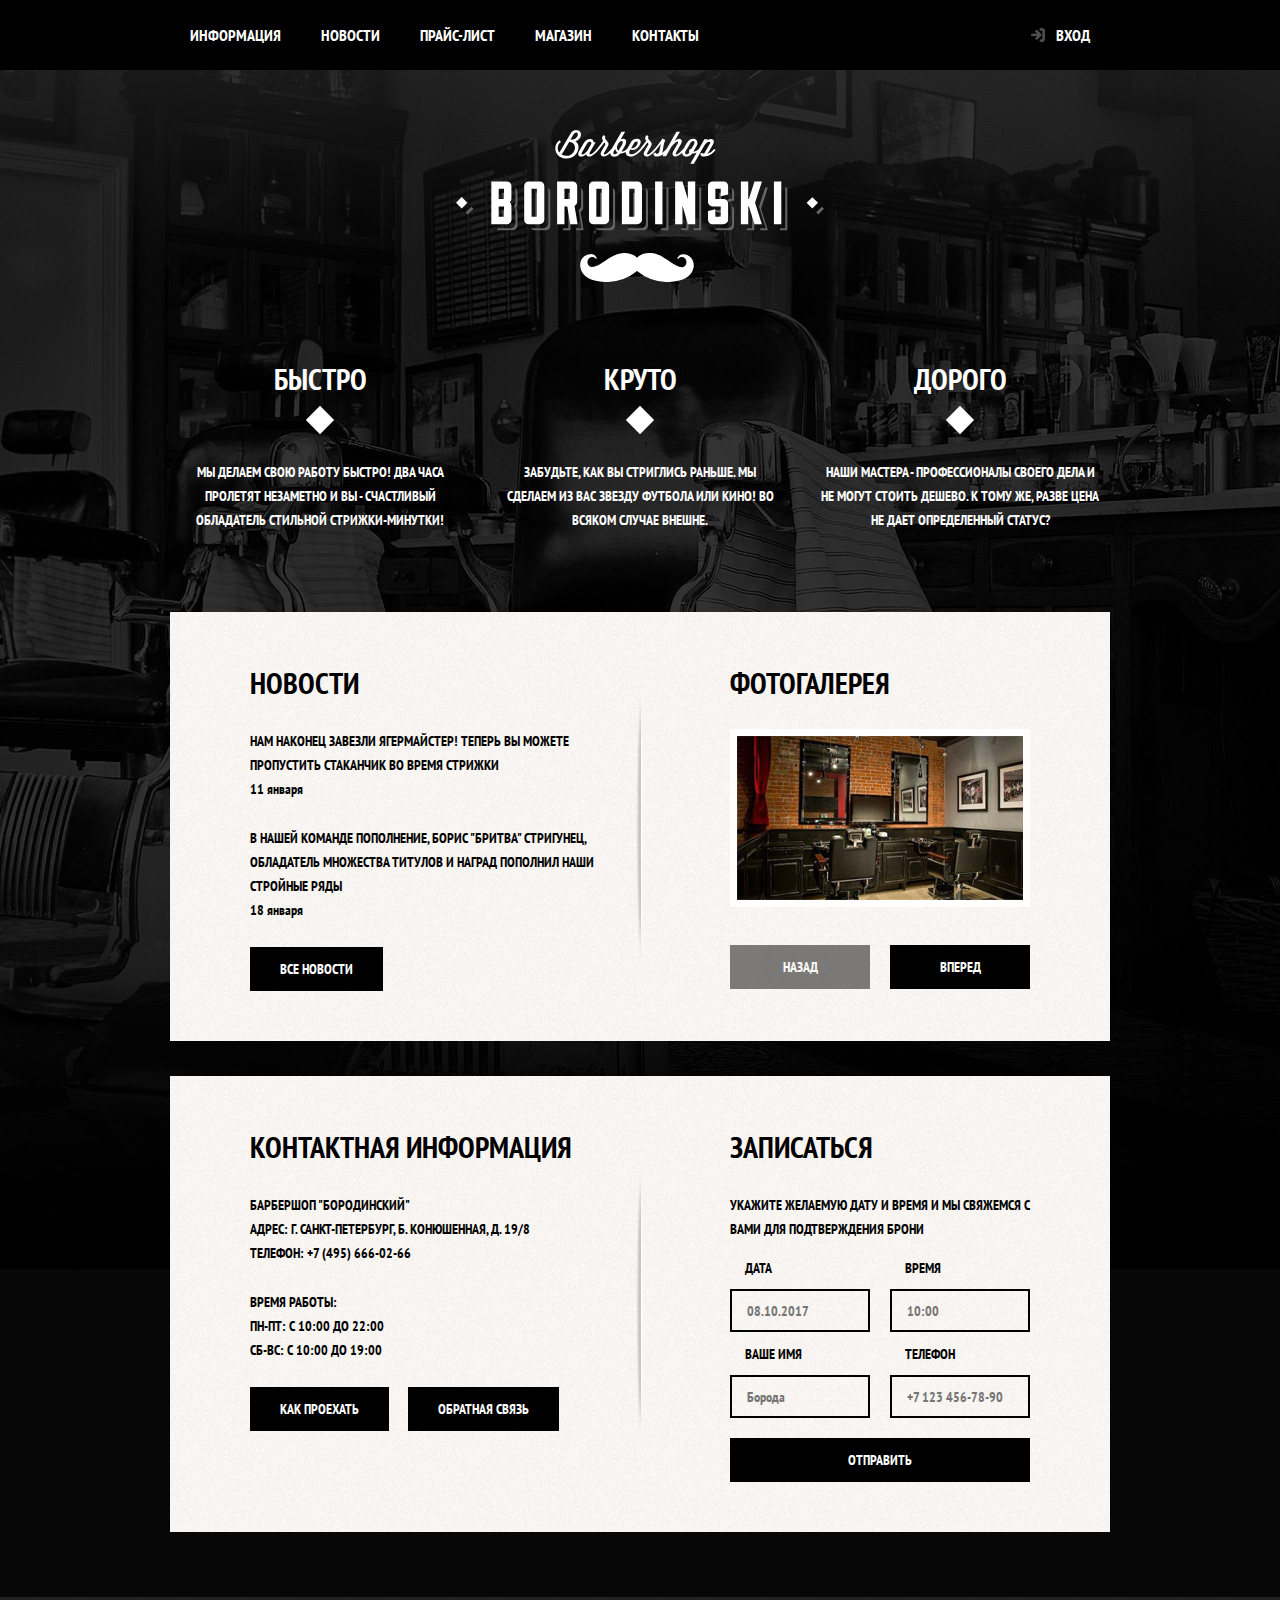
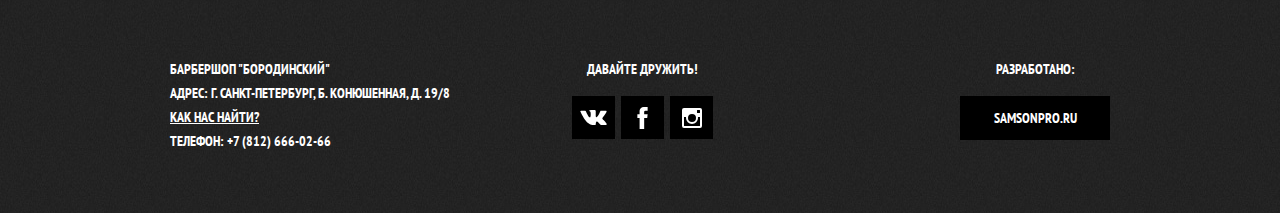
<file: index.html>
<!DOCTYPE html>
<html lang="ru">
  <head>
    <meta charset="utf-8">
    <title>Барбершоп "Бородинский"</title>
    <link href="https://fonts.googleapis.com/css?family=PT+Sans+Narrow:400,700&amp;subset=latin,cyrillic" rel="stylesheet">
    <link rel="apple-touch-icon" sizes="180x180" href="img/apple-touch-icon.png">
    <link rel="icon" type="image/png" sizes="32x32" href="img/favicon-32x32.png">
    <link rel="icon" type="image/png" sizes="16x16" href="img/favicon-16x16.png">
    <link rel="manifest" href="/manifest.json">
    <link rel="mask-icon" href="img/safari-pinned-tab.svg" color="#5bbad5">
    <meta name="theme-color" content="#ffffff">
    <link href="css/normalize.css" rel="stylesheet">
    <link href="css/style.css" rel="stylesheet">
  </head>
  <body>
    <header class="main-header">
      <nav class="main-navigation">
        <a class="main-header-logo">
          <img src="img/index-logo.svg" width="368" height="153" alt="Логотип барбершопа Бородинский">
        </a>
        <div class="main-navigation-wrapper">
        	<div class="container">
		        <ul class="site-navigation">
		          <li><a href="#">Информация</a></li>
		          <li><a href="#">Новости</a></li>
		          <li><a href="catalog-price.html">Прайс-лист</a></li>
		          <li><a href="catalog.html">Магазин</a></li>
		          <li><a href="#">Контакты</a></li>
		        </ul>
		        <ul class="user-navigation">
		          <li>
		            <a class="login-link" href="#">Вход</a>
		          </li>
		        </ul>
	        </div>
        </div>
      </nav>
    </header>
    <main class="container">

      <h1 class="visually-hidden">Барбершоп "Бородинский"</h1>
			
			<section class="features">
			  <h2 class="visually-hidden">Преимущества</h2>
			  <ul class="features-list">
			    <li class="features-item">
			      <h3>Быстро</h3>
			      <p>Мы делаем свою работу быстро! Два часа пролетят незаметно и вы - счастливый обладатель стильной стрижки-минутки!</p>
			    </li>
			    <li class="features-item">
			    	<h3>Круто</h3>
			    	<p>Забудьте, как вы стриглись раньше. Мы сделаем из вас звезду футбола или кино! Во всяком случае внешне.</p>
			    </li>
			    <li class="features-item">
			    	<h3>Дорого</h3>
			    	<p>Наши мастера - профессионалы своего дела и не могут стоить дешево. К тому же, разве цена не дает определенный статус?</p>
			    </li>
			  </ul>
			</section>
			
			<div class="index-columns">
				<section class="news">
					<h2 class="section-title">Новости</h2>
					<ul class="news-list">
						<li class="news-item">
							<p>Нам наконец завезли Ягермайстер! Теперь вы можете пропустить стаканчик во время стрижки</p>
							<time datetime="2016-01-11">11 января</time>
						</li>
						<li class="news-item">
							<p>В нашей команде пополнение, Борис "Бритва" Стригунец, обладатель множества титулов и наград пополнил наши стройные ряды</p>
							<time datetime="2016-01-18">18 января</time>
						</li>
					</ul>
					<a class="button" href="#">Все новости</a>
				</section>

				<section class="gallery">
					<h2 class="section-title">Фотогалерея</h2>
					<div class="gallery-container">
						<figure class="gallery-content">
						  <a href="#"><img src="img/photogallary.jpg" width="286" height="164" alt="Интерьер"></a>
						</figure>
						<button class="button gallery-button gallery-button-back" type="button" disabled>Назад</button>
		        <button class="button gallery-button gallery-button-next" type="button">Вперед</button>
	        </div>
				</section>
			</div>
			<div class="index-columns">
				<section class="contacts">
				  <h2 class="section-title">Контактная информация</h2>
				  <p>
				    Барбершоп "Бородинский"<br>
				    Адрес: г. Санкт-Петербург, Б. Конюшенная, Д. 19/8<br>
				    Телефон: +7 (495) 666-02-66
				  </p>
				  <p>
				  	Время работы:<br>
				  	пн-пт: с 10:00 до 22:00<br>
				  	сб-вс: с 10:00 до 19:00
				  </p>
				  <a class="button contacts-button contacts-button-map" href="#">Как проехать</a>
				  <a class="button contacts-button" href="#">Обратная связь</a>
				</section>

				<section class="appointment">
				  <h2 class="section-title">Записаться</h2>
				  <p class="appointment-info">Укажите желаемую дату и время и мы свяжемся с вами для подтверждения брони</p>
				  <form class="appointment-form" action="https://echo.htmlacademy.ru" method="post">
				  	<p class="appointment-item">
				  	  <label for="appointment-date">Дата</label>
				  	  <input id="appointment-date" type="text" name="date" value="" placeholder="08.10.2017">
				  	</p>
				  	<p class="appointment-item">
	            <label for="appointment-time">Время</label>
				  	  <input id="appointment-time" type="text" name="time" value="" placeholder="10:00">
				  	</p>
				  	<p class="appointment-item">
				  	  <label for="appointment-name">Ваше имя</label>
				  	  <input id="appointment-name" type="text" name="name" value="" placeholder="Борода">
				  	</p>
				  	<p class="appointment-item">
				  	  <label for="appointment-phone">Телефон</label>
				  	  <input id="appointment-phone" type="tel" name="phone" value="" placeholder="+7 123 456-78-90">
				  	</p>
						<button class="button" type="submit">Отправить</button>
				  </form>
				</section>
			</div>
    </main>
  	<footer class="main-footer">
  		<div class="container">
	  	  <p class="footer-contacts">
	  	  	Барбершоп "Бородинский"<br>
	  	  	Адрес: г. Санкт-Петербург, Б. Конюшенная, д. 19/8<br>
	  	  	<a href="#">Как нас найти?</a><br>
	  	  	Телефон: +7 (812) 666-02-66
	  	  </p>
	  	  <div class="footer-social">
	  	    <b>Давайте дружить!</b>
	  	    <ul>
	  	      <li><a class="social-button" href="#"><span class="visually-hidden">Вконтакте</span><svg xmlns="http://www.w3.org/2000/svg" width="27" height="15" viewBox="0 0 26.14 14.91"><path d="M26 13.47l-.09-.17a13.55 13.55 0 0 0-2.6-3q-.87-.83-1.1-1.12A1 1 0 0 1 22 8a10.27 10.27 0 0 1 1.22-1.78l.88-1.16q2.35-3.13 2-4L26 .94a.8.8 0 0 0-.4-.22 2.14 2.14 0 0 0-.87 0h-3.92a.51.51 0 0 0-.27 0h-.3a.6.6 0 0 0-.15.14.93.93 0 0 0-.14.24 22.22 22.22 0 0 1-1.46 3.06q-.5.84-.93 1.46a7 7 0 0 1-.71.91 4.94 4.94 0 0 1-.52.47q-.23.18-.35.15l-.23-.05a.9.9 0 0 1-.31-.33 1.49 1.49 0 0 1-.16-.53V1.6a3.14 3.14 0 0 0 0-.62 2.12 2.12 0 0 0-.14-.44.73.73 0 0 0-.28-.33 1.57 1.57 0 0 0-.46-.18A9 9 0 0 0 12.57 0a8.93 8.93 0 0 0-3.25.33 1.83 1.83 0 0 0-.52.41q-.25.3-.07.33a1.67 1.67 0 0 1 1.16.59l.08.16a2.6 2.6 0 0 1 .19.63 6.32 6.32 0 0 1 .12 1 10.59 10.59 0 0 1 0 1.7q-.07.71-.13 1.1a2.21 2.21 0 0 1-.18.64 2.69 2.69 0 0 1-.16.3l-.07.07a1 1 0 0 1-.37.07.86.86 0 0 1-.46-.19 3.27 3.27 0 0 1-.56-.52 7 7 0 0 1-.66-.93q-.37-.6-.76-1.42l-.22-.39q-.2-.38-.56-1.11t-.62-1.43A.9.9 0 0 0 5.2.9h-.07a.93.93 0 0 0-.22-.16A1.44 1.44 0 0 0 4.6.65L.87.68A1 1 0 0 0 .1.94L0 1a.44.44 0 0 0 0 .22 1.08 1.08 0 0 0 .08.37Q.9 3.53 1.86 5.31t1.66 2.87Q4.23 9.27 5 10.24t1 1.24l.37.41.34.33a8.06 8.06 0 0 0 1 .78 16.34 16.34 0 0 0 1.4.9 7.6 7.6 0 0 0 1.79.72 6.19 6.19 0 0 0 2 .22h1.57a1.08 1.08 0 0 0 .72-.3l.05-.07a.9.9 0 0 0 .1-.25 1.38 1.38 0 0 0 0-.37 4.48 4.48 0 0 1 .09-1.05 2.77 2.77 0 0 1 .23-.71 1.74 1.74 0 0 1 .29-.4 1.19 1.19 0 0 1 .23-.2h.11a.86.86 0 0 1 .77.21 4.52 4.52 0 0 1 .83.79q.39.47.93 1.05a6.41 6.41 0 0 0 1 .87l.27.16a3.31 3.31 0 0 0 .71.3 1.53 1.53 0 0 0 .76.07l3.48-.05a1.58 1.58 0 0 0 .8-.17.68.68 0 0 0 .34-.37 1.06 1.06 0 0 0 0-.46 1.71 1.71 0 0 0-.1-.36z" fill="#fff"/></svg></a></li>
	  	      <li><a class="social-button" href="#"><span class="visually-hidden">Фейсбук</span><svg xmlns="http://www.w3.org/2000/svg" width="19" height="22" viewBox="0 0 10.15 21.74"><path d="M3.34 1.12A4.77 4.77 0 0 1 6.53 0h3.61v3.81H7.81a1.07 1.07 0 0 0-1.09.83v2.55h3.42c-.08 1.23-.24 2.45-.41 3.67h-3v10.87H2.21V10.86H0V7.21h2.19V3.66a3.83 3.83 0 0 1 1.15-2.54z" fill="#fff"/></svg></a></li>
	  	      <li><a class="social-button" href="#"><span class="visually-hidden">Инстаграм</span><svg xmlns="http://www.w3.org/2000/svg" width="20" height="20" viewBox="0 0 20 20"><path d="M18 0H2a2 2 0 0 0-2 2v16a2 2 0 0 0 2 2h16a2 2 0 0 0 2-2V2a2 2 0 0 0-2-2zm-8 6a4 4 0 1 1-4 4 4 4 0 0 1 4-4zM2.5 18a.47.47 0 0 1-.5-.5V9h2.1a3.4 3.4 0 0 0-.1 1 6 6 0 1 0 12 0 3.4 3.4 0 0 0-.1-1H18v8.5a.47.47 0 0 1-.5.5zM18 4.5a.47.47 0 0 1-.5.5h-2a.47.47 0 0 1-.5-.5v-2a.47.47 0 0 1 .5-.5h2a.47.47 0 0 1 .5.5z" fill="#fff"/></svg></a></li>
	  	    </ul>
	  	  </div>
				<p class="footer-copyright">
				  <b>Разработано:</b>
				  <a class="button" href="http://samsonpro.ru" target="_blank">SAMSONPRO.RU</a>
				</p>
			</div>
  	</footer>

  	<section class="modal modal-login">
  	  <h2>Личный кабинет</h2>
  	  <p class="modal-description">Введите пожалуйста свой логин и пароль.</p>
  	  <form class="login-form" action="https://echo.htmlacademy.ru" method="post">
  	    <p>
  	    	<label class="visually-hidden" for="user-login">Логин</label>
  	    	<input class="login-icon-user" id="user-login" type="text" name="login" placeholder="Логин">
  	    </p>
  	    <p>
  	    	<label class="visually-hidden" for="user-password">Пароль</label>
  	    	<input class="login-icon-password" id="user-password" type="password" name="password" placeholder="Пароль">
  	    </p>
  	    <p class="login-help">
  	    	<label class="login-checkbox">
  	      	<input class="visually-hidden" type="checkbox" name="remember">
  	      	<span class="checkbox-indicator"></span>
  	      	Запомните меня
  	      </label>
  	      <a class="restore" href="#">Я забыл пароль!</a>
  	    </p>
  	    <button class="button" type="submit">Войти</button>
  	  </form> 
  	  <button class="modal-close" type="button">Закрыть</button>
  	</section>
  	<section class="modal modal-map">
  	  <h2 class="visually-hidden">Как до нас добраться</h2>
  	  <iframe src="https://www.google.com/maps/embed?pb=!1m18!1m12!1m3!1d1998.5997366272816!2d30.32063267958723!3d59.93878369118149!2m3!1f0!2f0!3f0!3m2!1i1024!2i768!4f13.1!3m3!1m2!1s0x4696310fca5ba729%3A0xea9c53d4493c879f!2z0JHQvtC70YzRiNCw0Y8g0JrQvtC90Y7RiNC10L3QvdCw0Y8g0YPQuy4sIDE5LCDQodCw0L3QutGCLdCf0LXRgtC10YDQsdGD0YDQsywgMTkxMTg2!5e0!3m2!1sru!2sru!4v1506086429664" width="766" height="560" frameborder="0" style="border:0" allowfullscreen></iframe>
  	  <p>
  	  	<img src="img/map.jpg" width="766" height="560" alt="Офис компании по адресу ул. Большая Конюшенная 19/8, Санкт-Петербург">
  	  </p>
  	  <button class="modal-close" type="button">Закрыть</button>
  	</section>
  	<script src="js/modal-login.js"></script>
  	<script src="js/modal-map.js"></script>
  </body>
</html>
</file>
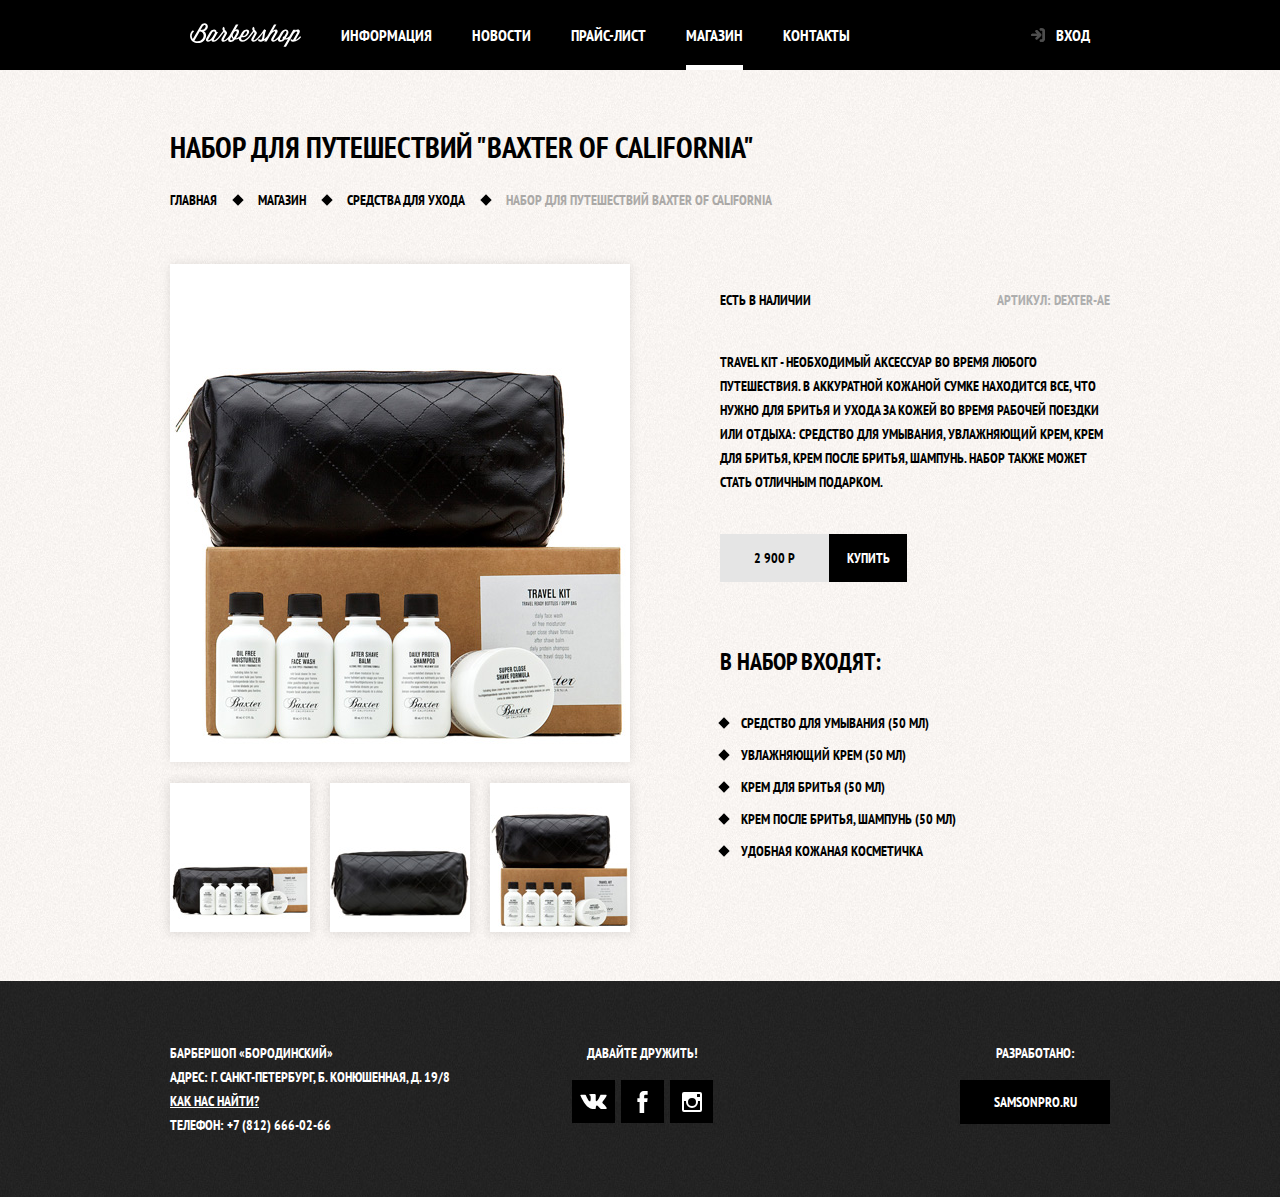
<file: catalog-item.html>
<!DOCTYPE html>
<html lang="ru">
  <head>
    <meta charset="utf-8">
    <title>Набор для путешествий "Baxter of california"</title>
    <link href="https://fonts.googleapis.com/css?family=PT+Sans+Narrow:400,700&amp;subset=latin,cyrillic" rel="stylesheet">
    <link rel="apple-touch-icon" sizes="180x180" href="img/apple-touch-icon.png">
    <link rel="icon" type="image/png" sizes="32x32" href="img/favicon-32x32.png">
    <link rel="icon" type="image/png" sizes="16x16" href="img/favicon-16x16.png">
    <link rel="manifest" href="/manifest.json">
    <link rel="mask-icon" href="img/safari-pinned-tab.svg" color="#5bbad5">
    <meta name="theme-color" content="#ffffff">
    <link href="css/normalize.css" rel="stylesheet">
    <link href="css/style.css" rel="stylesheet">
  </head>
  <body class="inner-page">
    <header class="main-header">
      <nav class="main-navigation container">
        <a class="main-header-logo" href="index.html">
        	<img src="img/logo.svg" width="111" height="24" alt="Логотип барбершопа Бородинский">
        </a>
        <ul class="site-navigation">
        	<li><a href="#">Информация</a></li>
          <li><a href="#">Новости</a></li>
          <li><a href="catalog-price.html">Прайс-лист</a></li>
          <li class="site-navigation-current"><a href="catalog.html">Магазин</a></li>
          <li><a href="#">Контакты</a></li>
        </ul>
        <ul class="user-navigation">
          <li>
            <a class="login-link" href="#">Вход</a>
          </li>
        </ul>
      </nav>
    </header>
    <main class="container">

      <h1 class="page-title">Набор для путешествий "Baxter of california"</h1>

      <ul class="breadcrumbs">
        <li><a href="index.html">Главная</a></li>
        <li><a href="#">Магазин</a></li>
        <li><a href="catalog.html">Средства для ухода</a></li>
        <li class="breadcrumbs-current">Набор для путешествий Baxter of California</li>
      </ul>
      <div class="catalog-columns">
        <section class="product-photos">
          <h2 class="visually-hidden">Изображение товара</h2>
          <p class="product-photo-full">
            <img src="img/baxter-of-california.jpg" width="460" height="498" alt="Фото всего набора">
          </p>
          <ul class="product-photo-preview">
            <li><img src="img/baxter-of-california-2.jpg" width="140" height="149" alt="Фото в анфас"></li>
            <li><img src="img/baxter-of-california-3.jpg" width="140" height="149" alt="Фото в профиль"></li>
            <li><img src="img/baxter-of-california-4.jpg" width="140" height="149" alt="Фото отдельной части"></li>
          </ul>
        </section>

        <section class="product-info">
          <h2 class="visually-hidden">Описание товара</h2>
          <div class="wrapper-product-info">
            <p class="product-availability">Есть в наличии</p>
            <p class="product-article">Артикул: dexter-ae</p>
          </div>
          <p class="product-text">Travel Kit - необходимый аксессуар во время любого путешествия. В аккуратной кожаной сумке находится все, что нужно для бритья и ухода за кожей во время рабочей поездки или отдыха: средство для умывания, увлажняющий крем, крем для бритья, крем после бритья, шампунь. Набор также может стать отличным подарком.</p>
          <p class="catalog-item-price">
            <b>2 900 Р</b>
            <a class="button" href="#">Купить</a>
          </p>
          <h3>В набор входят:</h3>
          <ul>
            <li>Средство для умывания (50 мл)</li>
            <li>Увлажняющий крем (50 мл)</li>
            <li>Крем для бритья (50 мл)</li>
            <li>Крем после бритья, шампунь (50 мл)</li>
            <li>Удобная кожаная косметичка</li>
          </ul>
        </section>
      </div>
    </main>
    <footer class="main-footer">
      <div class="container">
        <p class="footer-contacts">
          Барбершоп «Бородинский»<br>
          Адрес: г. Санкт-Петербург, Б. Конюшенная, д. 19/8<br>
          <a href="#">Как нас найти?</a><br>
          Телефон: +7 (812) 666-02-66
        </p>
        <div class="footer-social">
          <b>Давайте дружить!</b>
          <ul>
            <li><a class="social-button" href="#"><span class="visually-hidden">Вконтакте</span><svg xmlns="http://www.w3.org/2000/svg" width="27" height="15" viewBox="0 0 26.14 14.91"><path d="M26 13.47l-.09-.17a13.55 13.55 0 0 0-2.6-3q-.87-.83-1.1-1.12A1 1 0 0 1 22 8a10.27 10.27 0 0 1 1.22-1.78l.88-1.16q2.35-3.13 2-4L26 .94a.8.8 0 0 0-.4-.22 2.14 2.14 0 0 0-.87 0h-3.92a.51.51 0 0 0-.27 0h-.3a.6.6 0 0 0-.15.14.93.93 0 0 0-.14.24 22.22 22.22 0 0 1-1.46 3.06q-.5.84-.93 1.46a7 7 0 0 1-.71.91 4.94 4.94 0 0 1-.52.47q-.23.18-.35.15l-.23-.05a.9.9 0 0 1-.31-.33 1.49 1.49 0 0 1-.16-.53V1.6a3.14 3.14 0 0 0 0-.62 2.12 2.12 0 0 0-.14-.44.73.73 0 0 0-.28-.33 1.57 1.57 0 0 0-.46-.18A9 9 0 0 0 12.57 0a8.93 8.93 0 0 0-3.25.33 1.83 1.83 0 0 0-.52.41q-.25.3-.07.33a1.67 1.67 0 0 1 1.16.59l.08.16a2.6 2.6 0 0 1 .19.63 6.32 6.32 0 0 1 .12 1 10.59 10.59 0 0 1 0 1.7q-.07.71-.13 1.1a2.21 2.21 0 0 1-.18.64 2.69 2.69 0 0 1-.16.3l-.07.07a1 1 0 0 1-.37.07.86.86 0 0 1-.46-.19 3.27 3.27 0 0 1-.56-.52 7 7 0 0 1-.66-.93q-.37-.6-.76-1.42l-.22-.39q-.2-.38-.56-1.11t-.62-1.43A.9.9 0 0 0 5.2.9h-.07a.93.93 0 0 0-.22-.16A1.44 1.44 0 0 0 4.6.65L.87.68A1 1 0 0 0 .1.94L0 1a.44.44 0 0 0 0 .22 1.08 1.08 0 0 0 .08.37Q.9 3.53 1.86 5.31t1.66 2.87Q4.23 9.27 5 10.24t1 1.24l.37.41.34.33a8.06 8.06 0 0 0 1 .78 16.34 16.34 0 0 0 1.4.9 7.6 7.6 0 0 0 1.79.72 6.19 6.19 0 0 0 2 .22h1.57a1.08 1.08 0 0 0 .72-.3l.05-.07a.9.9 0 0 0 .1-.25 1.38 1.38 0 0 0 0-.37 4.48 4.48 0 0 1 .09-1.05 2.77 2.77 0 0 1 .23-.71 1.74 1.74 0 0 1 .29-.4 1.19 1.19 0 0 1 .23-.2h.11a.86.86 0 0 1 .77.21 4.52 4.52 0 0 1 .83.79q.39.47.93 1.05a6.41 6.41 0 0 0 1 .87l.27.16a3.31 3.31 0 0 0 .71.3 1.53 1.53 0 0 0 .76.07l3.48-.05a1.58 1.58 0 0 0 .8-.17.68.68 0 0 0 .34-.37 1.06 1.06 0 0 0 0-.46 1.71 1.71 0 0 0-.1-.36z" fill="#fff"/></svg></a></li>
            <li><a class="social-button" href="#"><span class="visually-hidden">Фейсбук</span><svg xmlns="http://www.w3.org/2000/svg" width="19" height="22" viewBox="0 0 10.15 21.74"><path d="M3.34 1.12A4.77 4.77 0 0 1 6.53 0h3.61v3.81H7.81a1.07 1.07 0 0 0-1.09.83v2.55h3.42c-.08 1.23-.24 2.45-.41 3.67h-3v10.87H2.21V10.86H0V7.21h2.19V3.66a3.83 3.83 0 0 1 1.15-2.54z" fill="#fff"/></svg></a></li>
            <li><a class="social-button" href="#"><span class="visually-hidden">Инстаграм</span><svg xmlns="http://www.w3.org/2000/svg" width="20" height="20" viewBox="0 0 20 20"><path d="M18 0H2a2 2 0 0 0-2 2v16a2 2 0 0 0 2 2h16a2 2 0 0 0 2-2V2a2 2 0 0 0-2-2zm-8 6a4 4 0 1 1-4 4 4 4 0 0 1 4-4zM2.5 18a.47.47 0 0 1-.5-.5V9h2.1a3.4 3.4 0 0 0-.1 1 6 6 0 1 0 12 0 3.4 3.4 0 0 0-.1-1H18v8.5a.47.47 0 0 1-.5.5zM18 4.5a.47.47 0 0 1-.5.5h-2a.47.47 0 0 1-.5-.5v-2a.47.47 0 0 1 .5-.5h2a.47.47 0 0 1 .5.5z" fill="#fff"/></svg></a></li>
          </ul>
        </div>
        <p class="footer-copyright">
          <b>Разработано:</b> <a class="button" href="http://samsonpro.ru" target="_blank">SAMSONPRO.RU</a>
        </p>
      </div>
    </footer>
    
    <section class="modal modal-login">
      <h2>Личный кабинет</h2>
      <p class="modal-description">Введите пожалуйста свой логин и пароль.</p>
      <form class="login-form" action="https://echo.htmlacademy.ru" method="post">
        <p>
          <label class="visually-hidden" for="user-login">Логин</label>
          <input class="login-icon-user" id="user-login" type="text" name="login" placeholder="Логин">
        </p>
        <p>
          <label class="visually-hidden" for="user-password">Пароль</label>
          <input class="login-icon-password" id="user-password" type="password" name="password" placeholder="Пароль">
        </p>
        <p class="login-help">
          <label class="login-checkbox">
            <input class="visually-hidden" type="checkbox" name="remember">
            <span class="checkbox-indicator"></span>
            Запомните меня
          </label>
          <a class="restore" href="#">Я забыл пароль!</a>
        </p>
        <button class="button" type="submit">Войти</button>
      </form> 
      <button class="modal-close" type="button">Закрыть</button>
    </section>
    <script src="js/modal-login.js"></script>
  </body>
</html>
</file>
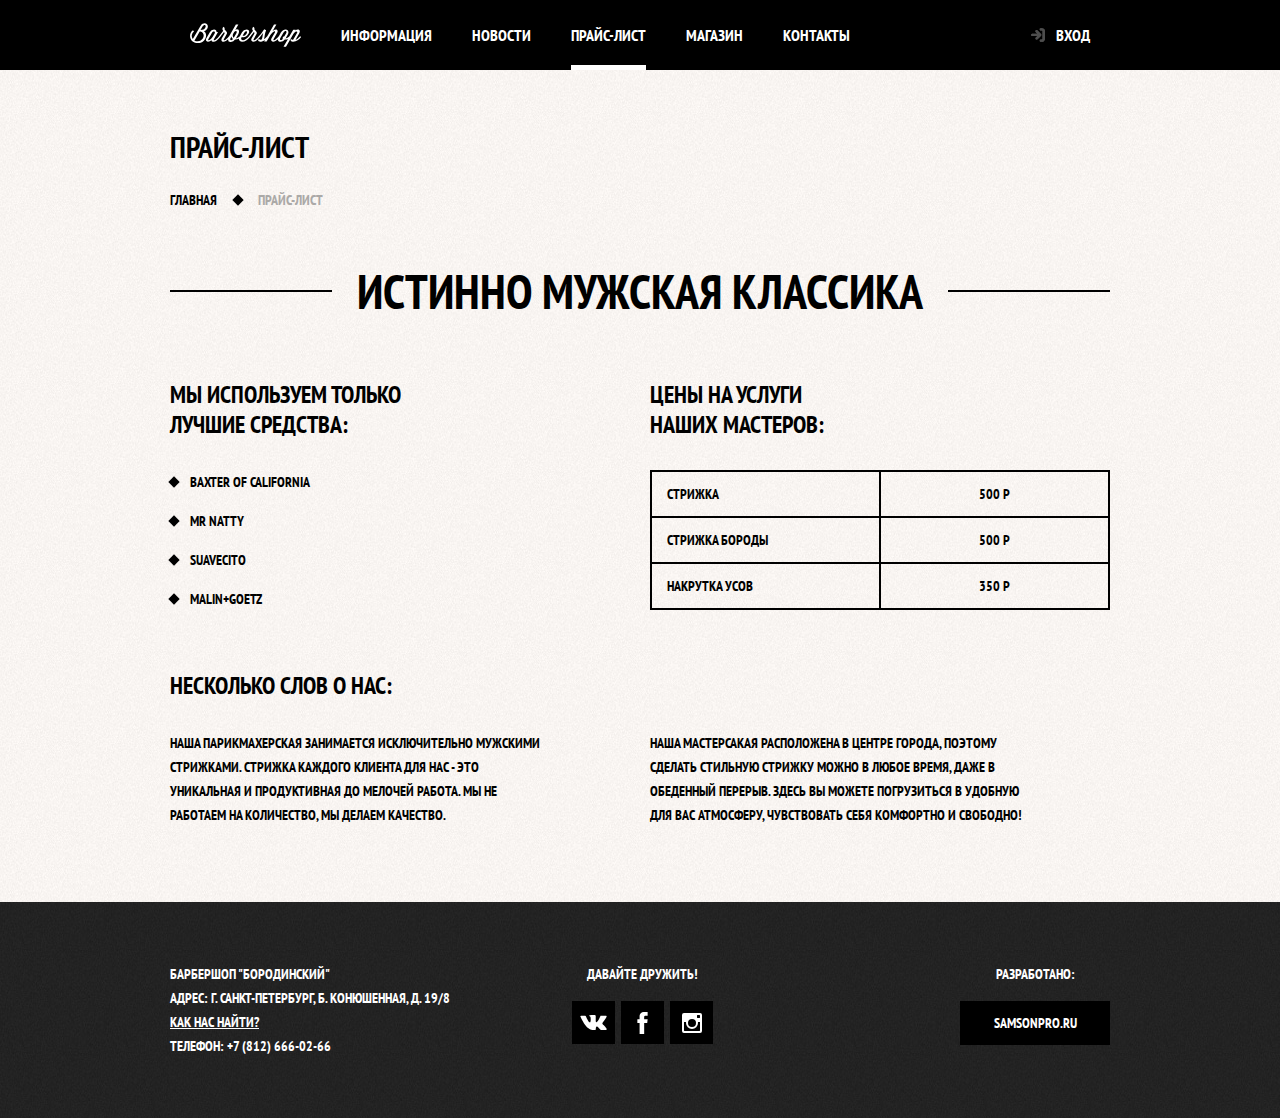
<file: catalog-price.html>
<!DOCTYPE html>
<html lang="ru">
  <head>
    <meta charset="utf-8">
    <title>Прайс-лист</title>
    <link href="https://fonts.googleapis.com/css?family=PT+Sans+Narrow:400,700&amp;subset=latin,cyrillic" rel="stylesheet">
    <link rel="apple-touch-icon" sizes="180x180" href="img/apple-touch-icon.png">
    <link rel="icon" type="image/png" sizes="32x32" href="img/favicon-32x32.png">
    <link rel="icon" type="image/png" sizes="16x16" href="img/favicon-16x16.png">
    <link rel="manifest" href="/manifest.json">
    <link rel="mask-icon" href="img/safari-pinned-tab.svg" color="#5bbad5">
    <meta name="theme-color" content="#ffffff">
    <link href="css/normalize.css" rel="stylesheet">
    <link href="css/style.css" rel="stylesheet">
  </head>
  <body class="inner-page">
    <header class="main-header">
      <nav class="main-navigation container">
        <a class="main-header-logo" href="index.html">
        	<img src="img/logo.svg" width="111" height="24" alt="Логотип барбершопа Бородинский">
        </a>
        <ul class="site-navigation">
        	<li><a href="#">Информация</a></li>
          <li><a href="#">Новости</a></li>
          <li class="site-navigation-current"><a>Прайс-лист</a></li>
          <li><a href="catalog.html">Магазин</a></li>
          <li><a href="#">Контакты</a></li>
        </ul>
        <ul class="user-navigation">
          <li>
            <a class="login-link" href="#">Вход</a>
          </li>
        </ul>
      </nav>
    </header>
    <main class="container">
    	<div class="inner-page-container">
    		<h1 class="page-title">Прайс-лист</h1>
    		<ul class="breadcrumbs">
    			<li><a href="index.html">Главная</a></li>
    			<li class="breadcrumbs-current">Прайс-лист</li>
    		</ul>
    	</div>
    	<section class="inner-content">
    		<h2 class="big-heading">Истинно мужская классика</h2>
    		<div class="inner-columns">
    			<div class="inner-column-left">
		    		<h2>Мы используем только<br> лучшие средства:</h2>
		    		<ul class="custom-list-1">
		    			<li>Baxter of California</li>
		    			<li>Mr Natty</li>
		    			<li>Suavecito</li>
		    			<li>Malin+Goetz</li>
		    		</ul>
		    	</div>
		    	<div class="inner-column-right">
		    		<h2>Цены на услуги<br> наших мастеров:</h2>
		    		<table class="custom-table-1">
		    			<tr>
		    				<td>Стрижка</td>
		    				<td>500 Р</td>
		    			</tr>
		    			<tr>
		    				<td>Стрижка бороды</td>
		    				<td>500 Р</td>
		    			</tr>
		    			<tr>
		    				<td>Накрутка усов</td>
		    				<td>350 Р</td>
		    			</tr>
		    		</table>
		    	</div>
		    </div>
		    <div class="inner-columns">
		    	<h2>Несколько слов о нас:</h2>
		    	<div class="inner-column-left">
		    		<p class="short-text">Наша парикмахерская занимается исключительно мужскими стрижками. Стрижка каждого клиента для нас - это уникальная и продуктивная до мелочей работа. Мы не работаем на количество, мы делаем качество.</p>
		    	</div>
		    	<div class="inner-column-right">
    				<p class="short-text">Наша мастерсакая расположена в центре города, поэтому сделать стильную стрижку можно в любое время, даже в обеденный перерыв. Здесь вы можете погрузиться в удобную для вас атмосферу, чувствовать себя комфортно и свободно!</p>
    			</div>
    		</div>
    	</section>
    </main>
  	<footer class="main-footer">
  		<div class="container">
	  	  <p class="footer-contacts">
	  	  	Барбершоп "Бородинский"<br>
	  	  	Адрес: г. Санкт-Петербург, Б. Конюшенная, д. 19/8<br>
	  	  	<a href="#">Как нас найти?</a><br>
	  	  	Телефон: +7 (812) 666-02-66
	  	  </p>
	  	  <div class="footer-social">
	  	    <b>Давайте дружить!</b>
	  	    <ul>
	  	      <li><a class="social-button" href="#"><span class="visually-hidden">Вконтакте</span><svg xmlns="http://www.w3.org/2000/svg" width="27" height="15" viewBox="0 0 26.14 14.91"><path d="M26 13.47l-.09-.17a13.55 13.55 0 0 0-2.6-3q-.87-.83-1.1-1.12A1 1 0 0 1 22 8a10.27 10.27 0 0 1 1.22-1.78l.88-1.16q2.35-3.13 2-4L26 .94a.8.8 0 0 0-.4-.22 2.14 2.14 0 0 0-.87 0h-3.92a.51.51 0 0 0-.27 0h-.3a.6.6 0 0 0-.15.14.93.93 0 0 0-.14.24 22.22 22.22 0 0 1-1.46 3.06q-.5.84-.93 1.46a7 7 0 0 1-.71.91 4.94 4.94 0 0 1-.52.47q-.23.18-.35.15l-.23-.05a.9.9 0 0 1-.31-.33 1.49 1.49 0 0 1-.16-.53V1.6a3.14 3.14 0 0 0 0-.62 2.12 2.12 0 0 0-.14-.44.73.73 0 0 0-.28-.33 1.57 1.57 0 0 0-.46-.18A9 9 0 0 0 12.57 0a8.93 8.93 0 0 0-3.25.33 1.83 1.83 0 0 0-.52.41q-.25.3-.07.33a1.67 1.67 0 0 1 1.16.59l.08.16a2.6 2.6 0 0 1 .19.63 6.32 6.32 0 0 1 .12 1 10.59 10.59 0 0 1 0 1.7q-.07.71-.13 1.1a2.21 2.21 0 0 1-.18.64 2.69 2.69 0 0 1-.16.3l-.07.07a1 1 0 0 1-.37.07.86.86 0 0 1-.46-.19 3.27 3.27 0 0 1-.56-.52 7 7 0 0 1-.66-.93q-.37-.6-.76-1.42l-.22-.39q-.2-.38-.56-1.11t-.62-1.43A.9.9 0 0 0 5.2.9h-.07a.93.93 0 0 0-.22-.16A1.44 1.44 0 0 0 4.6.65L.87.68A1 1 0 0 0 .1.94L0 1a.44.44 0 0 0 0 .22 1.08 1.08 0 0 0 .08.37Q.9 3.53 1.86 5.31t1.66 2.87Q4.23 9.27 5 10.24t1 1.24l.37.41.34.33a8.06 8.06 0 0 0 1 .78 16.34 16.34 0 0 0 1.4.9 7.6 7.6 0 0 0 1.79.72 6.19 6.19 0 0 0 2 .22h1.57a1.08 1.08 0 0 0 .72-.3l.05-.07a.9.9 0 0 0 .1-.25 1.38 1.38 0 0 0 0-.37 4.48 4.48 0 0 1 .09-1.05 2.77 2.77 0 0 1 .23-.71 1.74 1.74 0 0 1 .29-.4 1.19 1.19 0 0 1 .23-.2h.11a.86.86 0 0 1 .77.21 4.52 4.52 0 0 1 .83.79q.39.47.93 1.05a6.41 6.41 0 0 0 1 .87l.27.16a3.31 3.31 0 0 0 .71.3 1.53 1.53 0 0 0 .76.07l3.48-.05a1.58 1.58 0 0 0 .8-.17.68.68 0 0 0 .34-.37 1.06 1.06 0 0 0 0-.46 1.71 1.71 0 0 0-.1-.36z" fill="#fff"/></svg></a></li>
	  	      <li><a class="social-button" href="#"><span class="visually-hidden">Фейсбук</span><svg xmlns="http://www.w3.org/2000/svg" width="19" height="22" viewBox="0 0 10.15 21.74"><path d="M3.34 1.12A4.77 4.77 0 0 1 6.53 0h3.61v3.81H7.81a1.07 1.07 0 0 0-1.09.83v2.55h3.42c-.08 1.23-.24 2.45-.41 3.67h-3v10.87H2.21V10.86H0V7.21h2.19V3.66a3.83 3.83 0 0 1 1.15-2.54z" fill="#fff"/></svg></a></li>
	  	      <li><a class="social-button" href="#"><span class="visually-hidden">Инстаграм</span><svg xmlns="http://www.w3.org/2000/svg" width="20" height="20" viewBox="0 0 20 20"><path d="M18 0H2a2 2 0 0 0-2 2v16a2 2 0 0 0 2 2h16a2 2 0 0 0 2-2V2a2 2 0 0 0-2-2zm-8 6a4 4 0 1 1-4 4 4 4 0 0 1 4-4zM2.5 18a.47.47 0 0 1-.5-.5V9h2.1a3.4 3.4 0 0 0-.1 1 6 6 0 1 0 12 0 3.4 3.4 0 0 0-.1-1H18v8.5a.47.47 0 0 1-.5.5zM18 4.5a.47.47 0 0 1-.5.5h-2a.47.47 0 0 1-.5-.5v-2a.47.47 0 0 1 .5-.5h2a.47.47 0 0 1 .5.5z" fill="#fff"/></svg></a></li>
	  	    </ul>
	  	  </div>
				<p class="footer-copyright">
				  <b>Разработано:</b>
				  <a class="button" href="http://samsonpro.ru" target="_blank">SAMSONPRO.RU</a>
				</p>
			</div>
  	</footer>

  	<section class="modal modal-login">
  	  <h2>Личный кабинет</h2>
  	  <p class="modal-description">Введите пожалуйста свой логин и пароль.</p>
  	  <form class="login-form" action="https://echo.htmlacademy.ru" method="post">
  	    <p>
  	    	<label class="visually-hidden" for="user-login">Логин</label>
  	    	<input class="login-icon-user" id="user-login" type="text" name="login" placeholder="Логин">
  	    </p>
  	    <p>
  	    	<label class="visually-hidden" for="user-password">Пароль</label>
  	    	<input class="login-icon-password" id="user-password" type="password" name="password" placeholder="Пароль">
  	    </p>
  	    <p class="login-help">
  	    	<label class="login-checkbox">
  	      	<input class="visually-hidden" type="checkbox" name="remember">
  	      	<span class="checkbox-indicator"></span>
  	      	Запомните меня
  	      </label>
  	      <a class="restore" href="#">Я забыл пароль!</a>
  	    </p>
  	    <button class="button" type="submit">Войти</button>
  	  </form> 
  	  <button class="modal-close" type="button">Закрыть</button>
  	</section>
  	<script src="js/modal-login.js"></script>
  </body>
</html>
</file>
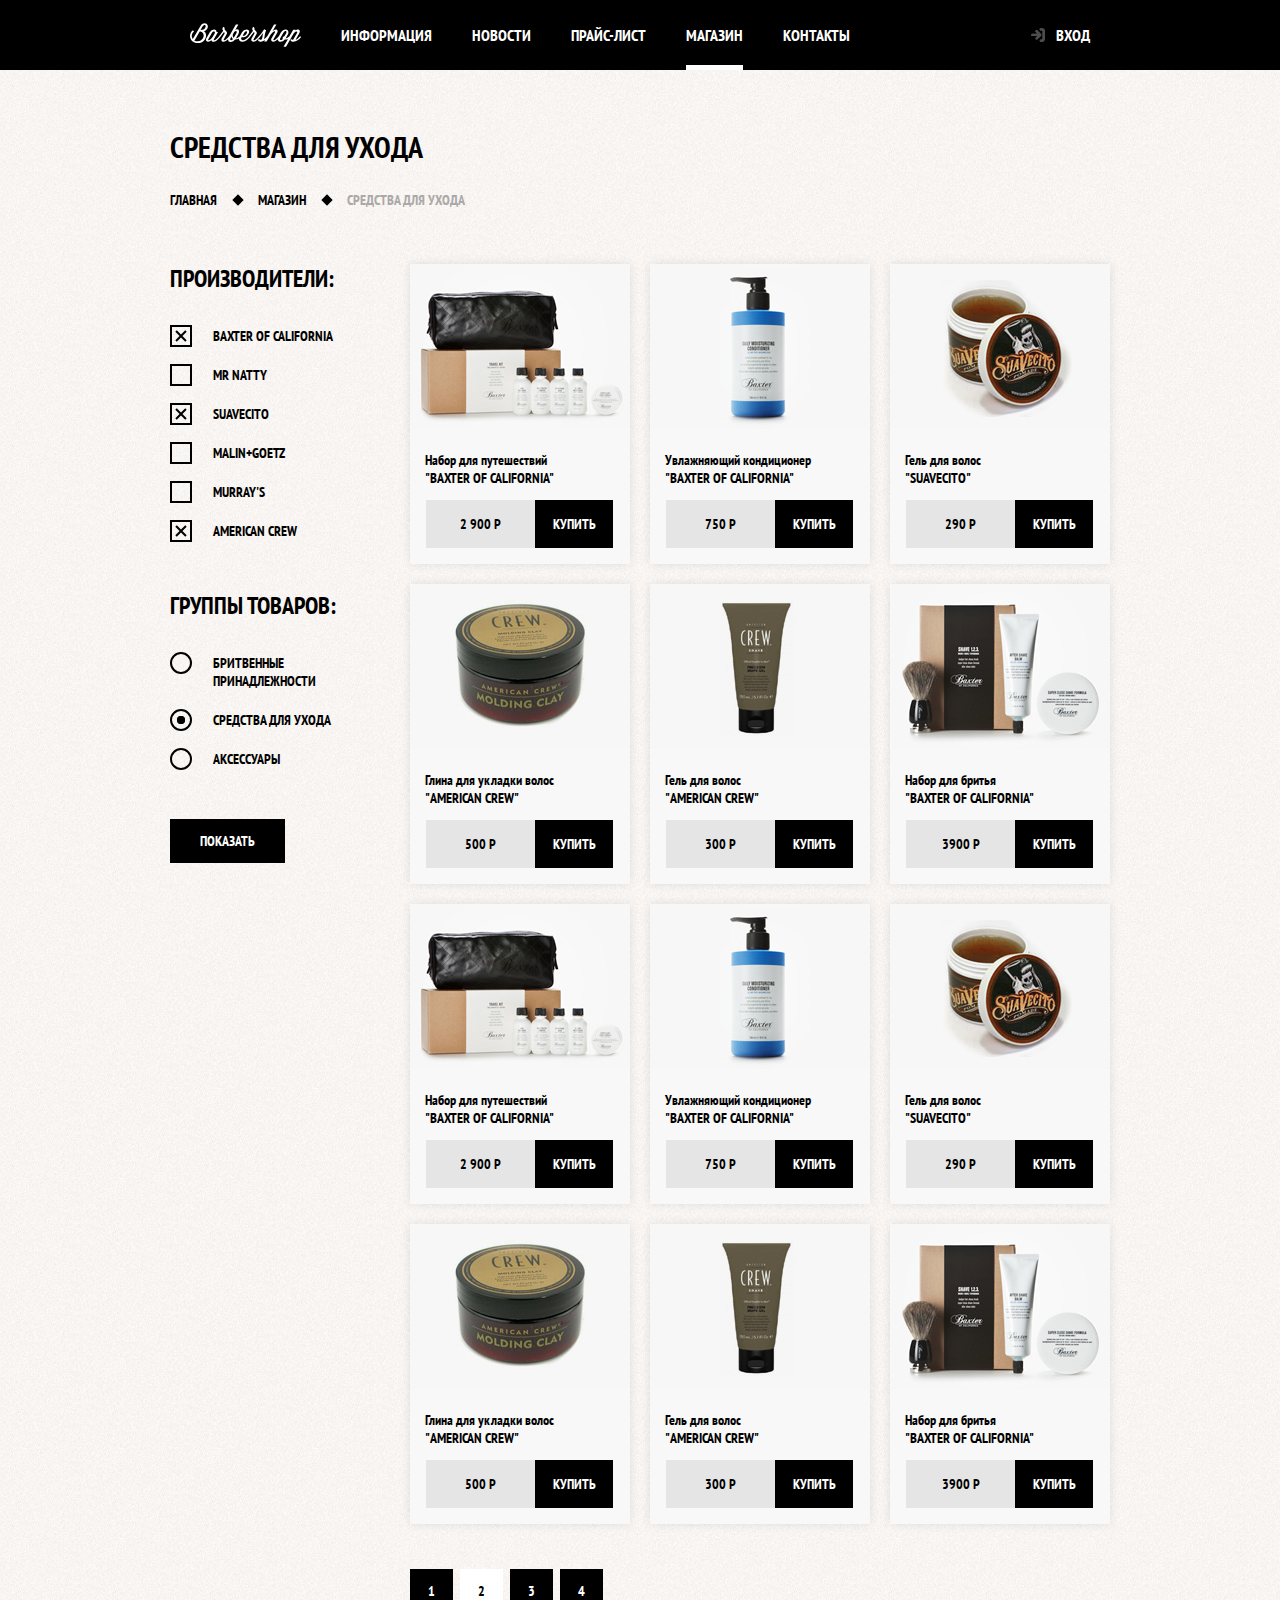
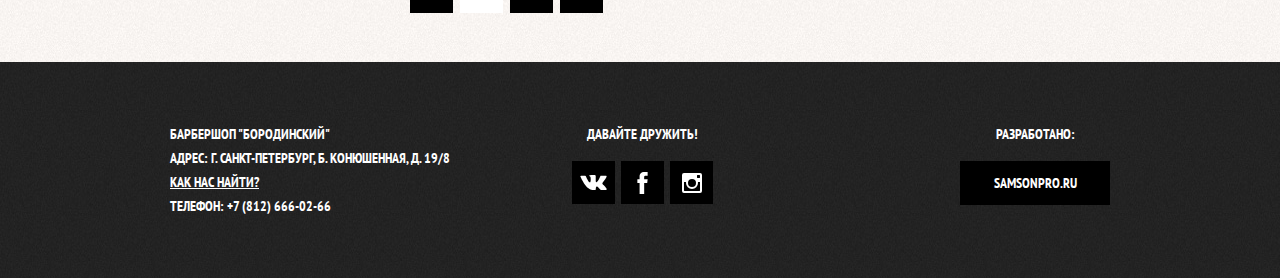
<file: catalog.html>
<!DOCTYPE html>
<html lang="ru">
	<head>
	  <meta charset="utf-8">
	  <title>Средства для ухода</title>
	  <link href="https://fonts.googleapis.com/css?family=PT+Sans+Narrow:400,700&amp;subset=latin,cyrillic" rel="stylesheet">
	  <link rel="apple-touch-icon" sizes="180x180" href="img/apple-touch-icon.png">
    <link rel="icon" type="image/png" sizes="32x32" href="img/favicon-32x32.png">
    <link rel="icon" type="image/png" sizes="16x16" href="img/favicon-16x16.png">
    <link rel="manifest" href="/manifest.json">
    <link rel="mask-icon" href="img/safari-pinned-tab.svg" color="#5bbad5">
    <meta name="theme-color" content="#ffffff">
	  <link href="css/normalize.css" rel="stylesheet">
	  <link href="css/style.css" rel="stylesheet">
	</head>
	<body class="inner-page">
		<header class="main-header">
		  <nav class="main-navigation container">
		    <a class="main-header-logo" href="index.html">
		      <img src="img/logo.svg" width="111" height="24" alt="Логотип барбершопа Бородинский">
		    </a>
		    <ul class="site-navigation">
		      <li><a href="#">Информация</a></li>
          <li><a href="#">Новости</a></li>
          <li><a href="catalog-price.html">Прайс-лист</a></li>
          <li class="site-navigation-current"><a href="catalog.html">Магазин</a></li>
          <li><a href="#">Контакты</a></li>
		    </ul>
		    <ul class="user-navigation">
          <li>
            <a class="login-link" href="#">Вход</a>
          </li>
        </ul>
		  </nav>
		</header>
		<main class="container">
			<h1 class="page-title">Средства для ухода</h1> 

			<ul class="breadcrumbs">
		    <li><a href="index.html">Главная</a></li>
		    <li><a href="#">Магазин</a></li>
		    <li class="breadcrumbs-current">Средства для ухода</li>
			</ul>
			
			<div class="catalog-columns">
				<section class="filters">
					<h2 class="visually-hidden">Фильтр товаров</h2>
					<form class="filter" method="post" action="https://echo.htmlacademy.ru">
						<fieldset>
						  <legend>Производители:</legend>
							<ul>
							  <li class="filter-option">
							  	<label class="filter-input-checkbox">
								  	<input class="visually-hidden filter-input" type="checkbox" name="baxter-of-california" checked>
								  	<span class="checkbox-indicator-1"></span>
							  		Baxter of California
							  	</label>
							  </li>
							  <li class="filter-option">
							  	<label class="filter-input-checkbox">
								  	<input class="visually-hidden filter-input" type="checkbox" name="mr-natty">
								  	<span class="checkbox-indicator-1"></span>
							  		Mr Natty
							  	</label>
							  </li>
							  <li class="filter-option">
							  	<label class="filter-input-checkbox">
								  	<input class="visually-hidden filter-input" type="checkbox" name="suavecito" checked>
								  	<span class="checkbox-indicator-1"></span>
								  	Suavecito
							  	</label>
							  </li>
							  <li class="filter-option">
							  	<label class="filter-input-checkbox">
								  	<input class="visually-hidden filter-input" type="checkbox" name="malin-goetz">
								  	<span class="checkbox-indicator-1"></span>
								  	Malin+Goetz
							  	</label>
							  </li>
							  <li class="filter-option">
							  	<label class="filter-input-checkbox">
								  	<input class="visually-hidden filter-input" type="checkbox" name="murrays">
								  	<span class="checkbox-indicator-1"></span>
								  	Murray's
							  	</label>
							  </li>
							  <li class="filter-option">
							  	<label class="filter-input-checkbox">
								  	<input class="visually-hidden filter-input" type="checkbox" name="american-crew" checked>
								  	<span class="checkbox-indicator-1"></span>
								  	American Crew
							  	</label>
							  </li>
							</ul>
						</fieldset>
						<fieldset>
							<legend>Группы товаров:</legend>
							<ul>
							  <li class="filter-option">
							  	<label class="filter-input-radio">
								  	<input class="visually-hidden filter-input" type="radio" name="product-group" value="shaving">
								  	<span class="radio-indicator-1"></span>
								  	Бритвенные принадлежности
							  	</label>
							  </li>
							  <li class="filter-option">
							  	<label class="filter-input-radio">
								  	<input class="visually-hidden filter-input" type="radio" name="product-group" value="hair-care" checked>
								  	<span class="radio-indicator-1"></span>
								  	Средства для ухода
							  	</label>
							  </li>
							  <li class="filter-option">
							  	<label class="filter-input-radio">
								  	<input class="visually-hidden filter-input" type="radio" name="product-group" value="accessories">
								  	<span class="radio-indicator-1"></span>
								  	Аксессуары
							  	</label>
							  </li>
							</ul>
						</fieldset>
						<button class="filter-button button" type="submit">Показать</button>
					</form>
				</section>

				<section class="catalog">
				  <h2 class="visually-hidden">Список средств для ухода</h2>
				  <ul class="catalog-list">

				    <li class="catalog-item">
				    	<a href="catalog-item.html">
				      	<h3>
				      		<span class="catalog-category">Набор для путешествий</span><br>
				      		<span class="catalog-item-title">"Baxter of California"</span>
				      	</h3>
				      	<p>
				      		<img src="img/teaser-baxter-of-california.jpg" width="220" height="165" alt="Набор для путешествий Baxter of California">
				      	</p>
				    	</a>
				      <p class="catalog-item-price">
				      	<b>2 900 Р</b>
				      	<a class="button" href="#">Купить</a>
				      </p>
				    </li>

				    <li class="catalog-item">
				    	<a href="catalog-item.html">
				    		<h3>
				    	  	<span class="catalog-category">Увлажняющий кондиционер</span><br>
				    	  	<span class="catalog-item-title">"Baxter of California"</span>
				    		</h3>
				    		<p>
				    	    <img src="img/teaser-baxter-of-california-2.jpg" width="220" height="165" alt="Увлажняющий кондиционер Baxter of California">
				    		</p>
				    	</a>
				    	<p class="catalog-item-price">
				    	  <b>750 Р</b>
				    	  <a class="button" href="#">Купить</a>
				    	</p>
				    </li>

				    <li class="catalog-item">
				    	<a href="catalog-item.html">
				    		<h3>
				    	  	<span class="catalog-category">Гель для волос</span><br>
				    	  	<span class="catalog-item-title">"Suavecito"</span>
				    		</h3>
				    		<p>
				    	    <img src="img/teaser-suavecito.jpg" width="220" height="165" alt="Гель для волос Suavecito">
				    		</p>
				    	</a>
				    	<p class="catalog-item-price">
				    	  <b>290 Р</b>
				    	  <a class="button" href="#">Купить</a>
				    	</p>
				    </li>

				    <li class="catalog-item">
				    	<a href="catalog-item.html">
				    		<h3>
				    	  	<span class="catalog-category">Глина для укладки волос</span><br>
				    	  	<span class="catalog-item-title">"American Crew"</span>
				    		</h3>
				    		<p>
				    	    <img src="img/teaser-american-crew.jpg" width="220" height="165" alt="Глина для укладки волос American Crew">
				    		</p>
				    	</a>
				    	<p class="catalog-item-price">
				    	  <b>500 Р</b>
				    	  <a class="button" href="#">Купить</a>
				    	</p>
				    </li>

				    <li class="catalog-item">
				    	<a href="catalog-item.html">
				    		<h3>
				    	  	<span class="catalog-category">Гель для волос</span><br>
				    	  	<span class="catalog-item-title">"American Crew"</span>
				    		</h3>
				    		<p>
				    	    <img src="img/teaser-american-crew-2.jpg" width="220" height="165" alt="Гель для волос American Crew">
				    		</p>
				    	</a>
				    	<p class="catalog-item-price">
				    	  <b>300 Р</b>
				    	  <a class="button" href="#">Купить</a>
				    	</p>
				    </li>

				    <li class="catalog-item">
				    	<a href="catalog-item.html">
				    		<h3>
				    	  	<span class="catalog-category">Набор для бритья</span><br>
				    	  	<span class="catalog-item-title">"Baxter of California"</span>
				    		</h3>
				    		<p>
				    	    <img src="img/teaser-baxter-of-california-3.jpg" width="220" height="165" alt="Набор для бритья Baxter of California">
				    		</p>
				    	</a>
				    	<p class="catalog-item-price">
				    	  <b>3900 Р</b>
				    	  <a class="button" href="#">Купить</a>
				    	</p>
				    </li>

				    <li class="catalog-item">
				    	<a href="catalog-item.html">
				      	<h3>
				      		<span class="catalog-category">Набор для путешествий</span><br>
				      		<span class="catalog-item-title">"Baxter of California"</span>
				      	</h3>
				      	<p>
				      		<img src="img/teaser-baxter-of-california.jpg" width="220" height="165" alt="Набор для путешествий Baxter of California">
				      	</p>
				    	</a>
				      <p class="catalog-item-price">
				      	<b>2 900 Р</b>
				      	<a class="button" href="#">Купить</a>
				      </p>
				    </li>

				    <li class="catalog-item">
				    	<a href="catalog-item.html">
				    		<h3>
				    	  	<span class="catalog-category">Увлажняющий кондиционер</span><br>
				    	  	<span class="catalog-item-title">"Baxter of California"</span>
				    		</h3>
				    		<p>
				    	    <img src="img/teaser-baxter-of-california-2.jpg" width="220" height="165" alt="Увлажняющий кондиционер Baxter of California">
				    		</p>
				    	</a>
				    	<p class="catalog-item-price">
				    	  <b>750 Р</b>
				    	  <a class="button" href="#">Купить</a>
				    	</p>
				    </li>

				    <li class="catalog-item">
				    	<a href="catalog-item.html">
				    		<h3>
				    	  	<span class="catalog-category">Гель для волос</span><br>
				    	  	<span class="catalog-item-title">"Suavecito"</span>
				    		</h3>
				    		<p>
				    	    <img src="img/teaser-suavecito.jpg" width="220" height="165" alt="Гель для волос Suavecito">
				    		</p>
				    	</a>
				    	<p class="catalog-item-price">
				    	  <b>290 Р</b>
				    	  <a class="button" href="#">Купить</a>
				    	</p>
				    </li>

				    <li class="catalog-item">
				    	<a href="catalog-item.html">
				    		<h3>
				    	  	<span class="catalog-category">Глина для укладки волос</span><br>
				    	  	<span class="catalog-item-title">"American Crew"</span>
				    		</h3>
				    		<p>
				    	    <img src="img/teaser-american-crew.jpg" width="220" height="165" alt="Глина для укладки волос American Crew">
				    		</p>
				    	</a>
				    	<p class="catalog-item-price">
				    	  <b>500 Р</b>
				    	  <a class="button" href="#">Купить</a>
				    	</p>
				    </li>

				    <li class="catalog-item">
				    	<a href="catalog-item.html">
				    		<h3>
				    	  	<span class="catalog-category">Гель для волос</span><br>
				    	  	<span class="catalog-item-title">"American Crew"</span>
				    		</h3>
				    		<p>
				    	    <img src="img/teaser-american-crew-2.jpg" width="220" height="165" alt="Гель для волос American Crew">
				    		</p>
				    	</a>
				    	<p class="catalog-item-price">
				    	  <b>300 Р</b>
				    	  <a class="button" href="#">Купить</a>
				    	</p>
				    </li>

				    <li class="catalog-item">
				    	<a href="catalog-item.html">
				    		<h3>
				    	  	<span class="catalog-category">Набор для бритья</span><br>
				    	  	<span class="catalog-item-title">"Baxter of California"</span>
				    		</h3>
				    		<p>
				    	    <img src="img/teaser-baxter-of-california-3.jpg" width="220" height="165" alt="Набор для бритья Baxter of California">
				    		</p>
				    	</a>
				    	<p class="catalog-item-price">
				    	  <b>3900 Р</b>
				    	  <a class="button" href="#">Купить</a>
				    	</p>
				    </li>

				  </ul>
				</section>
			</div>
			<ul class="pagination-list">
				<li class="pagination-item"><a href="#">1</a></li>
				<li class="pagination-item pagination-item-current"><a>2</a></li>
				<li class="pagination-item"><a href="#">3</a></li>
				<li class="pagination-item"><a href="#">4</a></li>
      </ul>
		</main>
		<footer class="main-footer">
			<div class="container">
			  <p class="footer-contacts">
	  	  	Барбершоп "Бородинский"<br>
	  	  	Адрес: г. Санкт-Петербург, Б. Конюшенная, д. 19/8<br>
	  	  	<a href="#">Как нас найти?</a><br>
	  	  	Телефон: +7 (812) 666-02-66
	  	  </p>
	  	  <div class="footer-social">
	  	    <b>Давайте дружить!</b>
	  	    <ul>
	  	      <li><a class="social-button" href="#"><span class="visually-hidden">Вконтакте</span><svg xmlns="http://www.w3.org/2000/svg" width="27" height="15" viewBox="0 0 26.14 14.91"><path d="M26 13.47l-.09-.17a13.55 13.55 0 0 0-2.6-3q-.87-.83-1.1-1.12A1 1 0 0 1 22 8a10.27 10.27 0 0 1 1.22-1.78l.88-1.16q2.35-3.13 2-4L26 .94a.8.8 0 0 0-.4-.22 2.14 2.14 0 0 0-.87 0h-3.92a.51.51 0 0 0-.27 0h-.3a.6.6 0 0 0-.15.14.93.93 0 0 0-.14.24 22.22 22.22 0 0 1-1.46 3.06q-.5.84-.93 1.46a7 7 0 0 1-.71.91 4.94 4.94 0 0 1-.52.47q-.23.18-.35.15l-.23-.05a.9.9 0 0 1-.31-.33 1.49 1.49 0 0 1-.16-.53V1.6a3.14 3.14 0 0 0 0-.62 2.12 2.12 0 0 0-.14-.44.73.73 0 0 0-.28-.33 1.57 1.57 0 0 0-.46-.18A9 9 0 0 0 12.57 0a8.93 8.93 0 0 0-3.25.33 1.83 1.83 0 0 0-.52.41q-.25.3-.07.33a1.67 1.67 0 0 1 1.16.59l.08.16a2.6 2.6 0 0 1 .19.63 6.32 6.32 0 0 1 .12 1 10.59 10.59 0 0 1 0 1.7q-.07.71-.13 1.1a2.21 2.21 0 0 1-.18.64 2.69 2.69 0 0 1-.16.3l-.07.07a1 1 0 0 1-.37.07.86.86 0 0 1-.46-.19 3.27 3.27 0 0 1-.56-.52 7 7 0 0 1-.66-.93q-.37-.6-.76-1.42l-.22-.39q-.2-.38-.56-1.11t-.62-1.43A.9.9 0 0 0 5.2.9h-.07a.93.93 0 0 0-.22-.16A1.44 1.44 0 0 0 4.6.65L.87.68A1 1 0 0 0 .1.94L0 1a.44.44 0 0 0 0 .22 1.08 1.08 0 0 0 .08.37Q.9 3.53 1.86 5.31t1.66 2.87Q4.23 9.27 5 10.24t1 1.24l.37.41.34.33a8.06 8.06 0 0 0 1 .78 16.34 16.34 0 0 0 1.4.9 7.6 7.6 0 0 0 1.79.72 6.19 6.19 0 0 0 2 .22h1.57a1.08 1.08 0 0 0 .72-.3l.05-.07a.9.9 0 0 0 .1-.25 1.38 1.38 0 0 0 0-.37 4.48 4.48 0 0 1 .09-1.05 2.77 2.77 0 0 1 .23-.71 1.74 1.74 0 0 1 .29-.4 1.19 1.19 0 0 1 .23-.2h.11a.86.86 0 0 1 .77.21 4.52 4.52 0 0 1 .83.79q.39.47.93 1.05a6.41 6.41 0 0 0 1 .87l.27.16a3.31 3.31 0 0 0 .71.3 1.53 1.53 0 0 0 .76.07l3.48-.05a1.58 1.58 0 0 0 .8-.17.68.68 0 0 0 .34-.37 1.06 1.06 0 0 0 0-.46 1.71 1.71 0 0 0-.1-.36z" fill="#fff"/></svg></a></li>
	  	      <li><a class="social-button" href="#"><span class="visually-hidden">Фейсбук</span><svg xmlns="http://www.w3.org/2000/svg" width="19" height="22" viewBox="0 0 10.15 21.74"><path d="M3.34 1.12A4.77 4.77 0 0 1 6.53 0h3.61v3.81H7.81a1.07 1.07 0 0 0-1.09.83v2.55h3.42c-.08 1.23-.24 2.45-.41 3.67h-3v10.87H2.21V10.86H0V7.21h2.19V3.66a3.83 3.83 0 0 1 1.15-2.54z" fill="#fff"/></svg></a></li>
	  	      <li><a class="social-button" href="#"><span class="visually-hidden">Инстаграм</span><svg xmlns="http://www.w3.org/2000/svg" width="20" height="20" viewBox="0 0 20 20"><path d="M18 0H2a2 2 0 0 0-2 2v16a2 2 0 0 0 2 2h16a2 2 0 0 0 2-2V2a2 2 0 0 0-2-2zm-8 6a4 4 0 1 1-4 4 4 4 0 0 1 4-4zM2.5 18a.47.47 0 0 1-.5-.5V9h2.1a3.4 3.4 0 0 0-.1 1 6 6 0 1 0 12 0 3.4 3.4 0 0 0-.1-1H18v8.5a.47.47 0 0 1-.5.5zM18 4.5a.47.47 0 0 1-.5.5h-2a.47.47 0 0 1-.5-.5v-2a.47.47 0 0 1 .5-.5h2a.47.47 0 0 1 .5.5z" fill="#fff"/></svg></a></li>
	  	    </ul>
	  	  </div>
				<p class="footer-copyright">
				  <b>Разработано:</b>
				  <a class="button" href="http://samsonpro.ru" target="_blank">SAMSONPRO.RU</a>
				</p>
			</div>
		</footer>

		<section class="modal modal-login">
  	  <h2>Личный кабинет</h2>
  	  <p class="modal-description">Введите пожалуйста свой логин и пароль.</p>
  	  <form class="login-form" action="https://echo.htmlacademy.ru" method="post">
  	    <p>
  	    	<label class="visually-hidden" for="user-login">Логин</label>
  	    	<input class="login-icon-user" id="user-login" type="text" name="login" placeholder="Логин">
  	    </p>
  	    <p>
  	    	<label class="visually-hidden" for="user-password">Пароль</label>
  	    	<input class="login-icon-password" id="user-password" type="password" name="password" placeholder="Пароль">
  	    </p>
  	    <p class="login-help">
  	    	<label class="login-checkbox">
  	      	<input class="visually-hidden" type="checkbox" name="remember">
  	      	<span class="checkbox-indicator"></span>
  	      	Запомните меня
  	      </label>
  	      <a class="restore" href="#">Я забыл пароль!</a>
  	    </p>
  	    <button class="button" type="submit">Войти</button>
  	  </form> 
  	  <button class="modal-close" type="button">Закрыть</button>
  	</section>
  	<script src="js/modal-login.js"></script>
	</body>
</html>
</file>
<file: css/style.css>
body {
	margin: 0;
	padding: 0;

	font-family: "PT Sans Narrow", "Arial", sans-serif;
	font-size: 14px;
	line-height: 24px;
	font-weight: 700;
	color: #ffffff;
	text-transform: uppercase;

	background-color: #000000;
	background-image: url("../img/tint.jpg");
	background-position: top center;
	background-repeat: no-repeat;
}

a {
	text-decoration: none;
}

img {
	max-width: 100%;
	height: auto;
}

.visually-hidden:not(:focus):not(:active),
input[type="checkbox"].visually-hidden,
input[type="radio"].visually-hidden {
	position: absolute;
	width: 1px;
	height: 1px;
	margin: -1px;
	border: 0;
	padding: 0;
	white-space: nowrap;
	clip-path: inset(100%);
	clip: rect(0 0 0 0);
	overflow: hidden;
}

.container {
	width: 940px;
	margin: 0 auto;
	padding: 0 10px;
}

.main-header {
	margin-bottom: 75px;
}

.inner-page .main-header {
	margin-bottom: 56px;

	background-color: #000000;
}

.main-header-logo {
	order: 2;
	width: 368px;
	height: 153px;
}

.inner-page .main-header-logo {
	order: 0;
	width: 111px;
	height: 24px;
	padding: 23px 20px;
}

.inner-page {
	color: #000000;

	background-color: #f9f6f3;
	background-image: url("../img/pattern-white.jpg");
	background-position: 0 0;
	background-repeat: repeat;
}

a {
	text-decoration: none;
}

.button {
	display: inline-block;
	margin-right: 16px;
	padding: 10px 30px;
	font: inherit;

	text-align: center;
	color: #ffffff;
	vertical-align: middle;
	text-transform: uppercase;

	background-color: #000000;
	border: none;
}

.button:hover,
.button:focus,
.button:active {
	background-color: #663d15;
}

.button.disabled,
.button:disabled {
	cursor: default;
	opacity: 0.5;
	background-color: #000000;
}

.main-navigation {
	display: flex;
	flex-direction: column;
	align-items: center;

	font-size: 16px;
	line-height: 20px;
	color: #ffffff;

	background-color: transparent;
}

.inner-page .main-navigation {
	align-items: flex-start;
	flex-direction: row;
}

.main-navigation-wrapper {
	width: 100%;
	margin-bottom: 60px;

	background-color: #000000;
}

.main-navigation-wrapper .container {
	display: flex;
	justify-content: space-between;
}

.site-navigation {
	display: flex;
	flex-wrap: wrap;
	width: 620px;
	margin: 0;
	padding: 0;

	list-style: none;
}

.user-navigation {
	display: flex;
	justify-content: flex-end;
	width: 140px;
	margin: 0;
	padding: 0;

	list-style: none;
}

.site-navigation-current {
	position: relative;
}

.site-navigation-current::after {
	content: "";
	position: absolute;
	bottom: 0;
	right: 20px;
	left: 20px;
	height: 5px;
	background-color: #ffffff;
}

.inner-page .user-navigation {
	margin-left: auto;
}

.site-navigation a,
.user-navigation a {
	display: block;
	padding: 25px 20px;
	vertical-align: middle;
	color: #ffffff;
}

.site-navigation a:hover,
.site-navigation a:focus,
.user-navigation a:hover,
.user-navigation a:focus {
	background-color: #242424;
}

.user-navigation .login-link {
	position: relative;
	padding-left: 50px;
}

.login-link::before {
	content: "";
	position: absolute;
	top: 27px;
	left: 24px;
	width: 16px;
	height: 18px;
	background-image: url("../img/login.svg");
	background-repeat: no-repeat;
	background-position: 0 0;
	opacity: 0.3;
}

.login-link:hover::before,
.login-link:focus::before,
.login-link:active::before {
	opacity: 1;
}

.features {
	margin-bottom: 80px;
}

.features-list {
	display: flex;
	justify-content: space-between;
	margin: 0;
	padding: 0;

	list-style: none;
}

.features-item {
	width: 300px;
	text-align: center;
}

.features-item h3 {
	position: relative;
	margin: 0;
	margin-bottom: 60px;
	font-size: 30px;
	line-height: 42px;
}

.features-item h3::after {
	content: "";
	position: absolute;
	bottom: -30px;
	left: 50%;
	width: 20px;
	height: 20px;
	margin-left: -10px;
	background-color: #ffffff;
	transform: rotate(45deg);
}

.features-item p {
	margin: 0 10px;
}

.index-columns {
	display: flex;
	justify-content: space-between;
	padding: 50px 80px;
	margin-bottom: 35px;
	color: #000000;

	background-color: #f8f5f2;
	background-image: url("../img/line.png"),
		url("../img/pattern-white.jpg");
	background-position: center, 0 0;
	background-repeat: no-repeat, repeat;
}

.index-columns h2 {
	margin: 0;
	margin-bottom: 25px;
	font-size: 30px;
	line-height: 42px;
}

.news {
	width: 380px;
}

.news-list {
	margin: 0;
	margin-bottom: 25px;
	padding: 0;
	list-style: none;
}

.news-item {
	margin-bottom: 25px;
}

.news-item p {
	margin: 0;
}

.news-item time {
	text-transform: none;
}

.gallery {
	width: 300px;
}

.gallery-container {
	position: relative;
	height: 260px;
}

.gallery-content {
	height: 164px;
	margin: 0;
	background-color: #cccccc;
	border: 7px solid #ffffff;
}

.gallery-content img {
	width: 286px;
	height: 164px;
}

.gallery-button {
	position: absolute;
	bottom: 0;
	box-sizing: border-box;
	width: 140px;
	margin: 0;
}

.gallery-button-back {
	left: 0;
}

.gallery-button-next {
	right: 0;
}

.contacts {
	width: 380px;
}

.contacts p {
	margin: 0;
	margin-bottom: 25px;
}

.appointment {
	width: 300px;
}

.appointment-info {
	margin: 0;
	margin-bottom: 15px;
}

.appointment-form {
	display: flex;
	flex-wrap: wrap;
	justify-content: space-between;
}

.appointment-item {
	width: 140px;
	margin: 0;
	margin-bottom: 10px;
}

.appointment-item label {
	display: block;
	margin-bottom: 9px;
	margin-left: 15px;
}

.appointment-item input {
	box-sizing: border-box;
	width: 140px;
	padding-top: 8px;
	padding-left: 15px;
	padding-right: 15px;
	padding-bottom: 7px;
	font: inherit;

	background-color: transparent;
	border: 2px solid #000000;
}

.appointment-item input:focus {
	border-color: #663d15;
}

.appointment .button {
	display: block;
	width: 100%;
	margin-top: 10px;
	margin-right: 0;
}

.page-title {
	margin: 0;
	padding: 0;
	font-size: 30px;
	line-height: 42px;
}

.breadcrumbs {
	display: flex;
	padding: 0;
	margin: 0;
	margin-bottom: 52px;
	list-style: none;
}

.breadcrumbs li {
	position: relative;
	margin-right: 41px;
}

.breadcrumbs li:not(:last-child)::after {
	content: "";
	position: absolute;
	top: 8px;
	right: -25px;
	width: 8px;
	height: 8px;
	background-color: #000000;
	transform: rotate(45deg);
}

.breadcrumbs a {
	color: #000000;
}

.breadcrumbs a:hover,
.breadcrumbs a:focus {
	text-decoration: underline;
}

.breadcrumbs-current {
	color: #aba9a7;
}

.catalog-columns {
	display: flex;
	justify-content: space-between;

}

.filters {
	width: 180px;
}

.filter fieldset {
	margin: 0;
	margin-bottom: 30px;
	padding: 0;
	border: none;
}

.filter legend {
	margin-bottom: 33px;
	font-size: 24px;
	line-height: 30px;
}

.filter ul {
	margin: 0;
	margin-left: 43px;
	padding: 0;
	list-style: none;
	line-height: 18px;
}

.filter li {
	margin: 0;
	margin-bottom: 21px;
	padding: 0;
}

.filter-input-checkbox {
	position: relative;
}

.filter-input-checkbox:hover,
.filter-input-checkbox:focus {
	color: #663d15;
}

.filter-input-checkbox input[type="checkbox"] + .checkbox-indicator-1 {
	position: absolute;
	top: -2px;
	left: -43px;
	width: 18px;
	height: 18px;
	border: 2px solid #000000;
	cursor: pointer;
}

.filter-input-checkbox input[type="checkbox"]:checked + .checkbox-indicator-1::before,
.filter-input-checkbox input[type="checkbox"]:checked + .checkbox-indicator-1::after {
	content: "";
	position: absolute;
	top: 8px;
	left: 2px;
	width: 14px;
	height: 2px;
	background-color: #000000;
}

.filter-input-checkbox input[type="checkbox"]:checked + .checkbox-indicator-1::before {
	transform: rotate(45deg);
}

.filter-input-checkbox input[type="checkbox"]:checked + .checkbox-indicator-1::after {
	transform: rotate(-45deg);
}

.filter-input-radio {
	position: relative;
}

.filter-input-radio:hover,
.filter-input-radio:focus {
	color: #663d15;
}

.filter-input-radio input[type="radio"] + .radio-indicator-1 {
	position: absolute;
	top: -2px;
	left: -43px;
	width: 18px;
	height: 18px;
	border: 2px solid #000000;
	border-radius: 50%;
	cursor: pointer;
}

.filter-input-radio input[type="radio"]:checked + .radio-indicator-1::before,
.filter-input-radio input[type="radio"]:checked + .radio-indicator-1::after {
	content: "";
	position: absolute;
	top: 5px;
	left: 5px;
	width: 8px;
	height: 8px;
	background-color: #000000;
	border-radius: 50%;
}

.catalog {
	width: 700px;
}

.catalog-list {
	display: flex;
	flex-wrap: wrap;
	padding: 0;
	margin: 0;
	margin-bottom: 25px;

	list-style: none;
}

.catalog-item {
	width: 220px;
	margin-bottom: 20px;
	margin-right: 20px;

	background-color: #f8f8f8;
	box-shadow: 0 0 10px rgba(0, 0, 0, 0.1);
}

.catalog-item:nth-child(3n) {
	margin-right: 0;
}

.catalog-item:hover {
	box-shadow: 0 0 10px rgba(0, 0, 0, 0.2);
}

.catalog-item a {
	display: flex;
	flex-direction: column;
	color: #000000;
}

.catalog-item a > h3 {
	order: 2;
	margin: 0;
	margin-bottom: 13px;
	padding: 0 15px 0 15px;
	font-size: 14px;
	line-height: 18px;
}

.catalog-item a > p {
	order: 0;
	margin: 0;
	margin-bottom: 15px;
}

.catalog-category {
	text-transform: none;
}

.catalog-item-price {
	display: flex;
	margin: 0;
	margin-bottom: 16px;
	padding: 0 16px 0 16px;
}

.catalog-item-price b {
	width: 109px;
	padding: 14px 0;
	font-size: 14px;
	line-height: 20px;
	text-align: center;

	background-color: #e5e5e5;
}

.catalog-item-price .button {
	width: 78px;
	margin: 0;
	padding: 14px 0;
	vertical-align: middle;
	line-height: 20px;
	color: #ffffff;
}

.pagination-list {
	display: flex;
	padding: 0;
	margin: 0;
	margin-left: 240px;

	list-style: none;
}

.pagination-item a {
	display: inline-block;
	min-width: 43px;
	padding: 10px 18px 10px 18px;
	margin-right: 7px;
	vertical-align: top;

	color: #ffffff;

	background-color: #000000;
	box-sizing: border-box;
}

.pagination-item a:hover,
.pagination-item a:focus,
.pagination-item a:active {
	background-color: #663d15;
}

.pagination-item-current a {
	color: #000000;

	background-color: #ffffff;
}

.pagination-item-current a:hover,
.pagination-item-current a:focus,
.pagination-item-current a:active {
	color: #000000;

	background-color: #ffffff;
}

.product-photos {
	width: 460px;
}

.product-photo-preview {
	display: flex;
	justify-content: space-between;
	margin: 0;
	margin-top: 21px;
	padding: 0;
	list-style: none;
}

.product-photo-preview li {
	height: 149px;
	box-shadow: 0 0 10px 2px rgba(0, 0, 0, 0.1);
}

.product-photo-full {
	height: 498px;
	margin: 0;
	box-shadow: 0 0 10px rgba(0, 0, 0, 0.1);
}

.product-article {
	margin: 0;
	text-align: right;
	color: #aeaeae;
}

.product-info {
	width: 390px;
}

.product-info .catalog-item-price {
	margin-top: 40px;
	margin-bottom: 65px;
	padding: 0;
}

.wrapper-product-info {
	display: flex;
	justify-content: space-between;
	margin-top: 24px;
	margin-bottom: 38px;
}

.product-availability,
.product-text {
	margin: 0;
}

.product-info h3 {
	margin: 0;
	margin-bottom: 34px;
	font-size: 24px;
	line-height: 30px;
}

.product-info ul {
	margin: 0;
	padding: 0;
	padding-left: 21px;
	list-style: none;
}

.product-info li {
	position: relative;
	margin-bottom: 8px;
}

.product-info li::before {
	content: "";
	position: absolute;
	top: 8px;
	left: -21px;
	width: 8px;
	height: 8px;
	background-color: #000000;
	transform: rotate(45deg);
}

.page-title {
	margin: 0;
	margin-bottom: 20px;
	padding: 0;
}

.inner-content {
	margin-bottom: 75px;
}

.inner-content h2 {
	margin-top: 60px;
	margin-bottom: 30px;
	font-size: 24px;
	line-height: 30px;
}

.inner-content h3 {
	margin-top: 60px;
	margin-bottom: 30px;
	font-size: 20px;
	line-height: 24px;
}

.inner-content h2 + h3 {
	margin-top: 30px;
}
 
.inner-content p {
	margin: 14px 0;
}

.inner-content table {
	border-collapse: collapse;
}

.inner-content td {
	padding: 10px 15px;
	border: 2px solid #000000;
}

.inner-content .big-heading {
	display: flex;
	align-items: center;
	margin-top: 55px;
	margin-bottom: 65px;
	font-size: 48px;
	line-height: 48px;
	text-align: center;
}

.big-heading::before,
.big-heading::after {
	content: "";
	flex-grow: 1;
	flex-shrink: 0;
	width: 50px;
	height: 2px;
	background: #000000;
}

.big-heading::before {
	margin-right: 25px;
}

.big-heading::after {
	margin-left: 25px;
}

.custom-list-1 {
	margin: 14px 0;
	padding: 0;
	list-style: none;
}

.custom-list-1 li {
	position: relative;
	margin-bottom: 15px;
	padding-left: 20px;
}

.custom-list-1 li::before {
	content: "";
	position: absolute;
	top: 8px;
	left: 0;
	width: 8px;
	height: 8px;
	background-color: #000000;
	transform: rotate(45deg);
}

.custom-table-1 {
	width: 100%;
}

.custom-table-1 td {
	width: 50%;
}

.custom-table-1 td:last-child {
	text-align: center;
}

.inner-columns {
	display: flex;
	justify-content: space-between;
	flex-wrap: wrap;
	margin: 60px 0;
}

.inner-column-left,
.inner-column-right {
	width: 460px;
}

.inner-column-left *:first-child,
.inner-column-right *:first-child {
	margin-top: 0;
}

.inner-column-left *:last-child,
.inner-column-right *:last-child {
	margin-bottom: 0;
}

.inner-columns > h2:first-child {
	width: 460px;
	margin-top: 0;
	margin-right: 460px;
	margin-right: calc(100%-460px);
}

.short-text {
	padding-right: 80px;
}

.main-footer {
	margin-top: 65px;
	padding: 60px 0;
	color: #ffffff;

	background-color: #212121;
	background-image: url("../img/pattern-footer.jpg");
	background-position: 0 0;
	background-repeat: repeat;
}

.inner-page .main-footer {
	margin-top: 49px;
}

.main-footer .container {
	display: flex;
}

.footer-contacts {
	width: 320px;
	margin: 0;
	margin-right: 80px;
}

.footer-contacts a {
	color: #ffffff;
	text-decoration: underline;
}

.footer-contacts a:hover,
.footer-contacts a:focus {
	text-decoration: none;
}

.footer-social {
	width: 145px;
	text-align: center;
}

.footer-social ul {
	display: flex;
	flex-wrap: wrap;
	justify-content: space-between;
	width: 141px;
	margin: 0 auto;
	padding: 0;
	list-style: none;
}

.footer-social b {
	display: block;
	margin-bottom: 15px;
}

.social-button {
	display: flex;
	align-items: center;
	justify-content: center;
	width: 43px;
	height: 43px;
	background-color: #000000;
}

.social-button:hover,
.social-button:focus {
	background-color: #ffffff;
}

.social-button:hover path,
.social-button:focus path {
	fill: #000000;
}

.footer-copyright {
	width: 150px;
	margin: 0;
	margin-left: auto;
	text-align: center;
}

.footer-copyright .button {
	display: block;
	margin-right: 0;
}

.footer-copyright b {
	display: block;
	margin-bottom: 15px;
}

.footer-copyright .button:hover,
.footer-copyright .button:focus {
	color: #000000;

	background-color: #ffffff;
}

@keyframes bounce {
	0% {
		transform: translateY(-2000px);
	}
	
	70% {
		transform: translateY(30px);
	}

	90% {
		transform: translateY(-10px);
	}

	100% {
		transform: translateY(0);
	}
}

@keyframes shake {
	0%,
	100% {
		transform: translateX(0);
	}

	10%,
	30%,
	50%,
	70%,
	90% {
		transform: translateX(-10px);
	}

	20%,
	40%,
	60%,
	80% {
		transform: translateX(10px);
	}
}

.modal {
	position: fixed;
	display: none;
	color: #000000;

	background-color: #f8f3f0;
	background-image: url("../img/pattern-white.jpg");
	background-position: 0 0;
	background-repeat: repeat;
	box-shadow: 0 30px 50px rgba(0, 0, 0, 0.7);
}

.modal-show {
	display: block;
	animation: bounce 0.8s;
}

.modal-error {
	animation: shake 0.8s;
}

.modal-login {
	top: 120px;
	left: 50%;
	width: 300px;
	margin-left: -230px;
	padding: 50px 80px;
}

.modal-close {
	position: absolute;
	top: 0;
	right: -34px;
	width: 22px;
	height: 22px;
	font-size: 0;
	background-color: transparent;
	border: 0;
	cursor: pointer;
}

.modal-close::before,
.modal-close::after {
	content: "";
	position: absolute;
	top: 10px;
	left: 2px;
	width: 19px;
	height: 3px;
	background-color: #d0d0d0;
}

.modal-close::before {
	transform: rotate(45deg);
}

.modal-close::after {
	transform: rotate(-45deg);
}

.modal-login h2 {
	margin: 0;
	margin-bottom: 20px;
	font-size: 30px;
	line-height: 42px;
}

.modal-description {
	margin: 0;
	margin-bottom: 10px;
}

.login-form p {
	margin: 0;
	margin-bottom: 10px;
}

.login-form input[type="text"],
.login-form input[type="password"] {
	box-sizing: border-box;
	width: 300px;
	padding: 10px 15px;
	padding-right: 40px;
	font: inherit;
	color: #000000;
	text-transform: uppercase;
	background-color: #f9f6f3;
	border: 2px solid #000000;
}

.login-form input:focus {
	border-color: #663d15;
}

.login-form .login-help {
	display: flex;
	flex-wrap: wrap;
	justify-content: space-between;
	margin: 15px 0;
}

.login-icon-user {
	background-image: url("../img/user.svg");
	background-position: 270px center;
	background-repeat: no-repeat;
}

.login-icon-password {
	background-image: url("../img/lock.svg");
	background-position: 270px center;
	background-repeat: no-repeat;
}

.login-checkbox {
	position: relative;
	padding-left: 30px;
	cursor: pointer;
}

.login-checkbox:hover,
.login-checkbox:focus {
	color: #663d15;
}

.login-checkbox input[type="checkbox"] + .checkbox-indicator {
	position: absolute;
	top: 0;
	left: 0;
	width: 17px;
	height: 17px;
	border: 2px solid #000000;
}

.login-checkbox input[type="checkbox"]:focus + .checkbox-indicator {
	border-color: #663d15;
}

.login-checkbox input[type="checkbox"]:checked + .checkbox-indicator::before,
.login-checkbox input[type="checkbox"]:checked + .checkbox-indicator::after {
	content: "";
	position: absolute;
	top: 8px;
	left: 1px;
	width: 15px;
	height: 2px;
	background-color: #000000;
}

.login-checkbox input[type="checkbox"]:checked + .checkbox-indicator::before {
	transform: rotate(45deg);
}

.login-checkbox input[type="checkbox"]:checked + .checkbox-indicator::after {
	transform: rotate(-45deg);
}

.restore {
	color: #000000;
	text-decoration: underline;
}

.restore:hover,
.restore:focus {
	text-decoration: none;
}

.login-form .button {
	width: 100%;
	margin-right: 0;
}

.modal-map {
	top: 50%;
	left: 50%;
	width: 766px;
	height: 561px;
	margin-top: -280px;
	margin-left: -390px;
	border: 7px solid white;
}

.modal-map p {
	position: absolute;
	top: 0;
	left: 0;
	z-index: 1;
	margin: 0;
}

.modal-map iframe {
	position: relative;
	z-index: 2;
	border: none;
}
</file>
